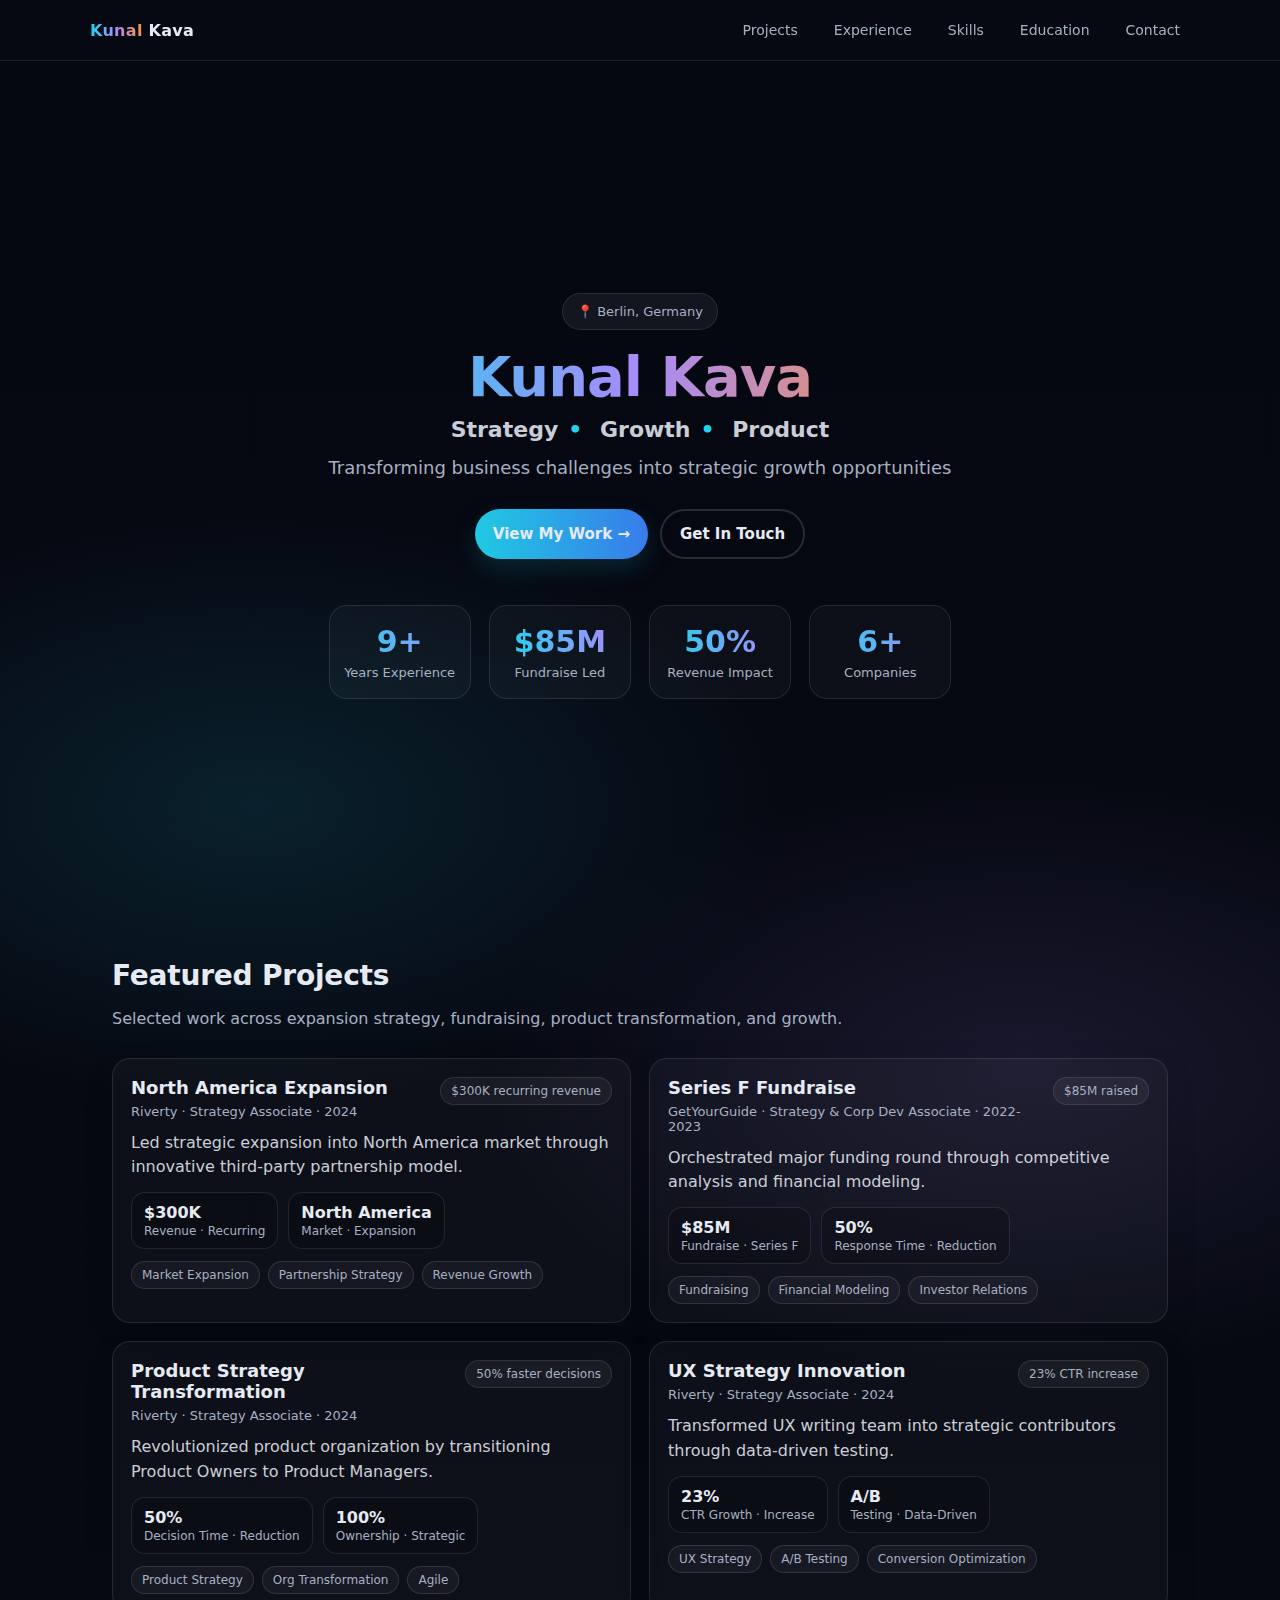
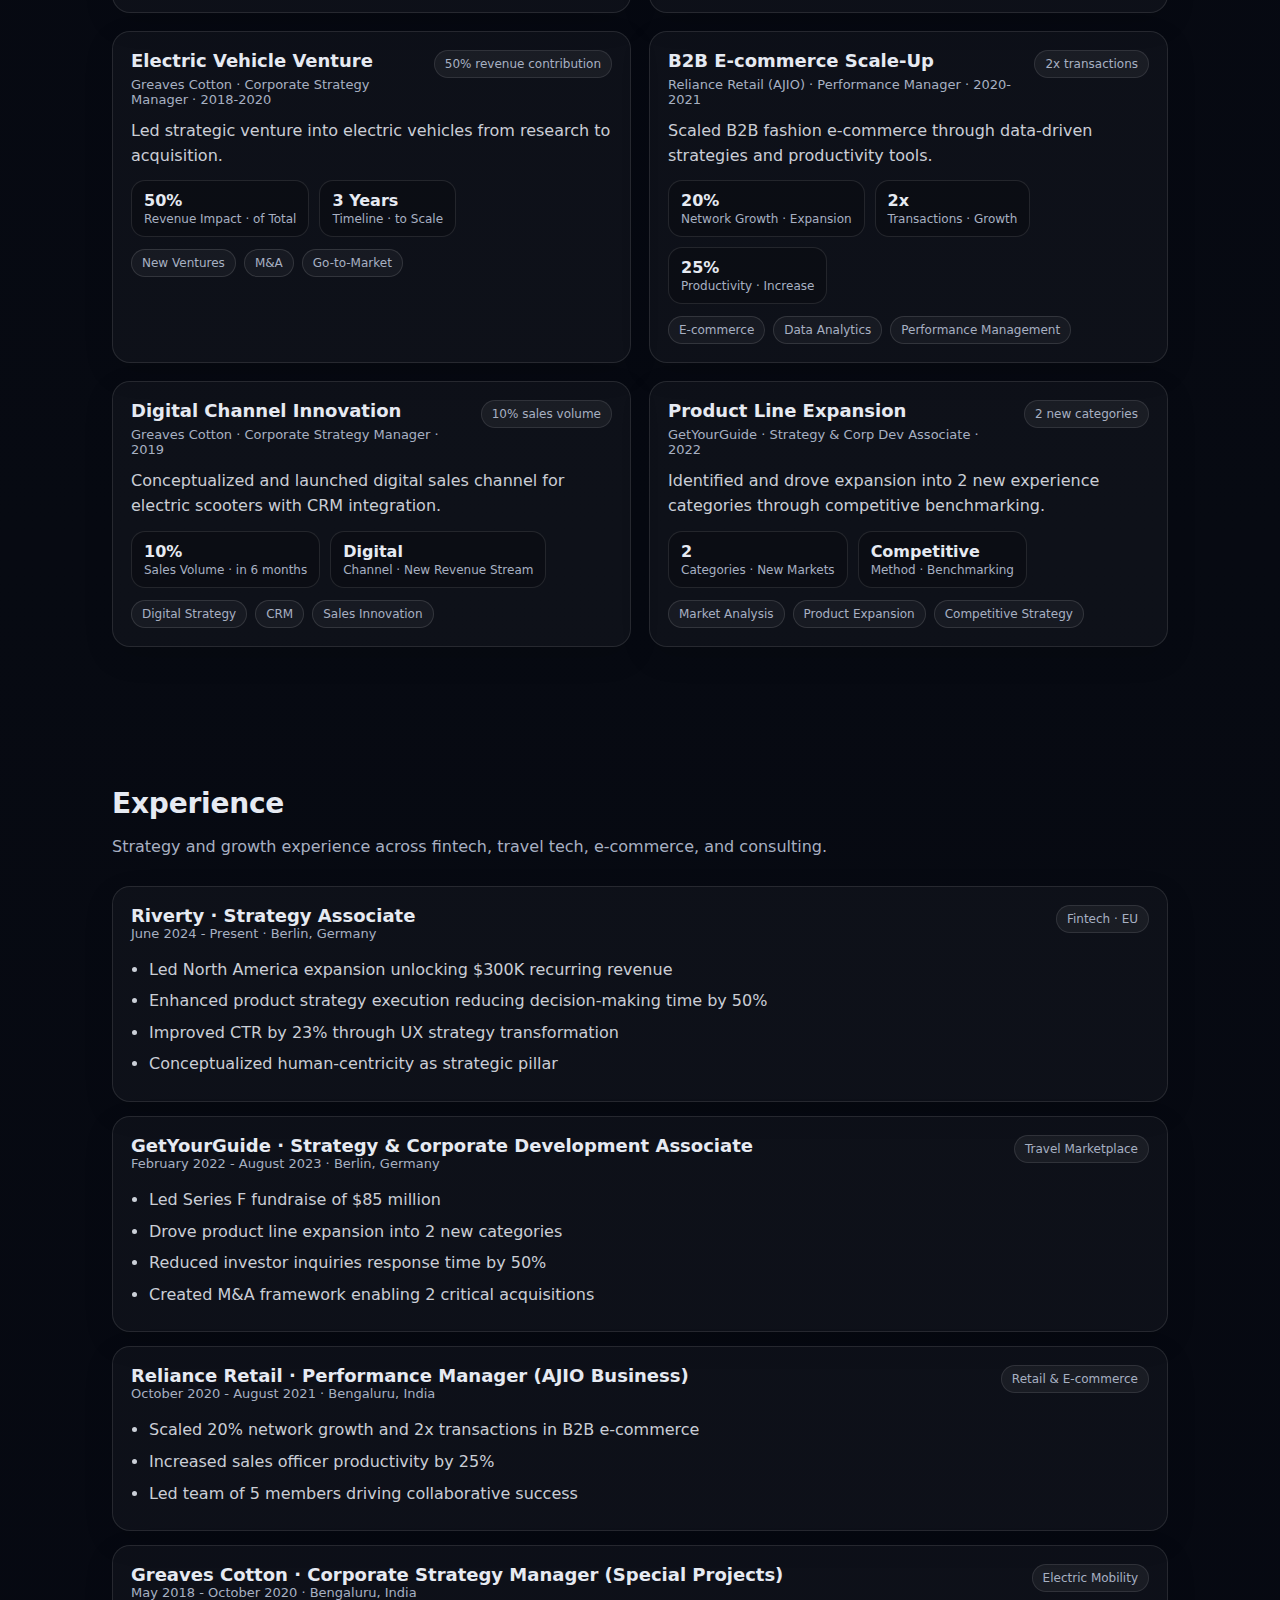
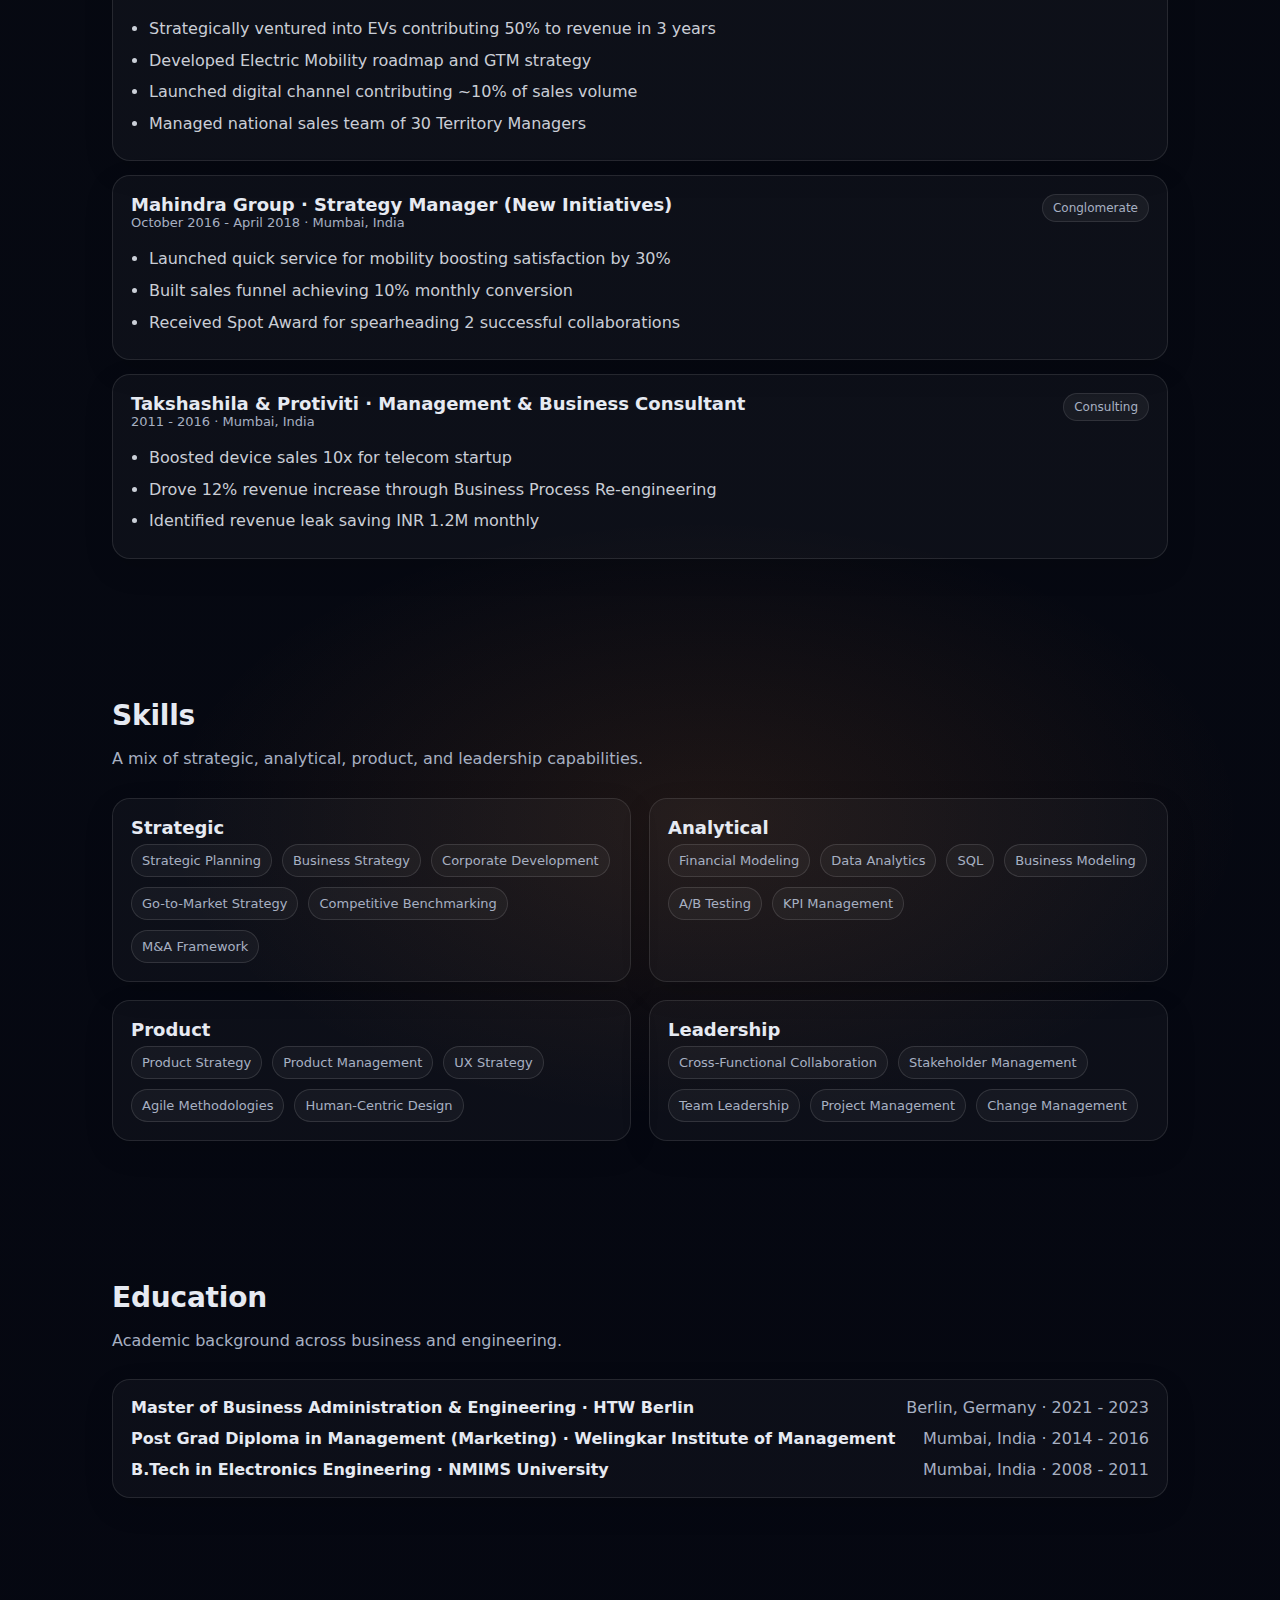
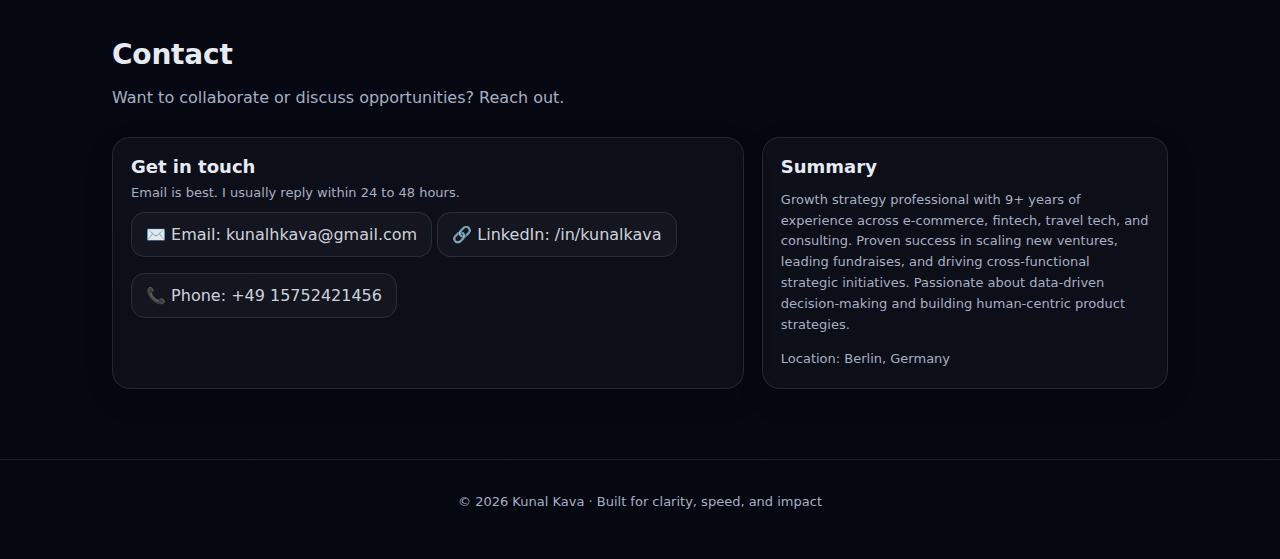
<file: index.html>
<!doctype html>
<html lang="en">
<head>
  <meta charset="utf-8" />
  <meta name="viewport" content="width=device-width,initial-scale=1" />
  <title>Kunal Kava | Strategy, Growth, Product</title>
  <meta name="description" content="Kunal Kava portfolio: Strategy, Growth, Product. Transforming business challenges into strategic growth opportunities." />
  <link rel="stylesheet" href="style.css" />
</head>
<body>

  <header class="nav">
    <div class="container nav-inner">
      <div class="brand"><span>Kunal</span> Kava</div>
      <nav class="nav-links">
        <a href="#projects">Projects</a>
        <a href="#experience">Experience</a>
        <a href="#skills">Skills</a>
        <a href="#education">Education</a>
        <a href="#contact">Contact</a>
      </nav>
    </div>
  </header>

  <main>
    <section class="hero" id="top">
      <div class="blobs" aria-hidden="true">
        <div class="blob b1"></div>
        <div class="blob b2"></div>
        <div class="blob b3"></div>
      </div>

  <div class="container hero-card reveal">
        <div class="badge" aria-label="Location">
          📍 Berlin, Germany
        </div>

        <h1 class="h1">Kunal Kava</h1>

        <div class="subtitle">
          <span>Strategy</span><span class="dot">•</span>
          <span>Growth</span><span class="dot">•</span>
          <span>Product</span>
        </div>

        <p class="tagline">
          Transforming business challenges into strategic growth opportunities
        </p>

        <div class="cta">
          <a class="btn primary" href="#projects">View My Work →</a>
          <a class="btn outline" href="#contact">Get In Touch</a>
        </div>

        <div class="stats" aria-label="Highlights">
          <div class="stat">
            <div class="val">9+</div>
            <div class="lab">Years Experience</div>
          </div>
          <div class="stat">
            <div class="val">$85M</div>
            <div class="lab">Fundraise Led</div>
          </div>
          <div class="stat">
            <div class="val">50%</div>
            <div class="lab">Revenue Impact</div>
          </div>
          <div class="stat">
            <div class="val">6+</div>
            <div class="lab">Companies</div>
          </div>
        </div>
      </div>
    </section>

    <section class="section" id="projects">
      <div class="container reveal">
        <h2>Featured Projects</h2>
        <p class="kicker">Selected work across expansion strategy, fundraising, product transformation, and growth.</p>

        <div class="grid projects">
          <article class="card">
            <div class="card-head">
              <div>
                <h3 class="card-title">North America Expansion</h3>
                <div class="card-sub">Riverty · Strategy Associate · 2024</div>
              </div>
              <span class="pill">$300K recurring revenue</span>
            </div>
            <p class="desc">Led strategic expansion into North America market through innovative third-party partnership model.</p>
            <div class="metrics">
              <div class="metric"><span class="mval">$300K</span><span class="mlab">Revenue · Recurring</span></div>
              <div class="metric"><span class="mval">North America</span><span class="mlab">Market · Expansion</span></div>
            </div>
            <div class="tags">
              <span class="tag">Market Expansion</span>
              <span class="tag">Partnership Strategy</span>
              <span class="tag">Revenue Growth</span>
            </div>
          </article>

          <article class="card">
            <div class="card-head">
              <div>
                <h3 class="card-title">Series F Fundraise</h3>
                <div class="card-sub">GetYourGuide · Strategy & Corp Dev Associate · 2022-2023</div>
              </div>
              <span class="pill">$85M raised</span>
            </div>
            <p class="desc">Orchestrated major funding round through competitive analysis and financial modeling.</p>
            <div class="metrics">
              <div class="metric"><span class="mval">$85M</span><span class="mlab">Fundraise · Series F</span></div>
              <div class="metric"><span class="mval">50%</span><span class="mlab">Response Time · Reduction</span></div>
            </div>
            <div class="tags">
              <span class="tag">Fundraising</span>
              <span class="tag">Financial Modeling</span>
              <span class="tag">Investor Relations</span>
            </div>
          </article>

          <article class="card">
            <div class="card-head">
              <div>
                <h3 class="card-title">Product Strategy Transformation</h3>
                <div class="card-sub">Riverty · Strategy Associate · 2024</div>
              </div>
              <span class="pill">50% faster decisions</span>
            </div>
            <p class="desc">Revolutionized product organization by transitioning Product Owners to Product Managers.</p>
            <div class="metrics">
              <div class="metric"><span class="mval">50%</span><span class="mlab">Decision Time · Reduction</span></div>
              <div class="metric"><span class="mval">100%</span><span class="mlab">Ownership · Strategic</span></div>
            </div>
            <div class="tags">
              <span class="tag">Product Strategy</span>
              <span class="tag">Org Transformation</span>
              <span class="tag">Agile</span>
            </div>
          </article>

          <article class="card">
            <div class="card-head">
              <div>
                <h3 class="card-title">UX Strategy Innovation</h3>
                <div class="card-sub">Riverty · Strategy Associate · 2024</div>
              </div>
              <span class="pill">23% CTR increase</span>
            </div>
            <p class="desc">Transformed UX writing team into strategic contributors through data-driven testing.</p>
            <div class="metrics">
              <div class="metric"><span class="mval">23%</span><span class="mlab">CTR Growth · Increase</span></div>
              <div class="metric"><span class="mval">A/B</span><span class="mlab">Testing · Data-Driven</span></div>
            </div>
            <div class="tags">
              <span class="tag">UX Strategy</span>
              <span class="tag">A/B Testing</span>
              <span class="tag">Conversion Optimization</span>
            </div>
          </article>

          <article class="card">
            <div class="card-head">
              <div>
                <h3 class="card-title">Electric Vehicle Venture</h3>
                <div class="card-sub">Greaves Cotton · Corporate Strategy Manager · 2018-2020</div>
              </div>
              <span class="pill">50% revenue contribution</span>
            </div>
            <p class="desc">Led strategic venture into electric vehicles from research to acquisition.</p>
            <div class="metrics">
              <div class="metric"><span class="mval">50%</span><span class="mlab">Revenue Impact · of Total</span></div>
              <div class="metric"><span class="mval">3 Years</span><span class="mlab">Timeline · to Scale</span></div>
            </div>
            <div class="tags">
              <span class="tag">New Ventures</span>
              <span class="tag">M&A</span>
              <span class="tag">Go-to-Market</span>
            </div>
          </article>

          <article class="card">
            <div class="card-head">
              <div>
                <h3 class="card-title">B2B E-commerce Scale-Up</h3>
                <div class="card-sub">Reliance Retail (AJIO) · Performance Manager · 2020-2021</div>
              </div>
              <span class="pill">2x transactions</span>
            </div>
            <p class="desc">Scaled B2B fashion e-commerce through data-driven strategies and productivity tools.</p>
            <div class="metrics">
              <div class="metric"><span class="mval">20%</span><span class="mlab">Network Growth · Expansion</span></div>
              <div class="metric"><span class="mval">2x</span><span class="mlab">Transactions · Growth</span></div>
              <div class="metric"><span class="mval">25%</span><span class="mlab">Productivity · Increase</span></div>
            </div>
            <div class="tags">
              <span class="tag">E-commerce</span>
              <span class="tag">Data Analytics</span>
              <span class="tag">Performance Management</span>
            </div>
          </article>

          <article class="card">
            <div class="card-head">
              <div>
                <h3 class="card-title">Digital Channel Innovation</h3>
                <div class="card-sub">Greaves Cotton · Corporate Strategy Manager · 2019</div>
              </div>
              <span class="pill">10% sales volume</span>
            </div>
            <p class="desc">Conceptualized and launched digital sales channel for electric scooters with CRM integration.</p>
            <div class="metrics">
              <div class="metric"><span class="mval">10%</span><span class="mlab">Sales Volume · in 6 months</span></div>
              <div class="metric"><span class="mval">Digital</span><span class="mlab">Channel · New Revenue Stream</span></div>
            </div>
            <div class="tags">
              <span class="tag">Digital Strategy</span>
              <span class="tag">CRM</span>
              <span class="tag">Sales Innovation</span>
            </div>
          </article>

          <article class="card">
            <div class="card-head">
              <div>
                <h3 class="card-title">Product Line Expansion</h3>
                <div class="card-sub">GetYourGuide · Strategy & Corp Dev Associate · 2022</div>
              </div>
              <span class="pill">2 new categories</span>
            </div>
            <p class="desc">Identified and drove expansion into 2 new experience categories through competitive benchmarking.</p>
            <div class="metrics">
              <div class="metric"><span class="mval">2</span><span class="mlab">Categories · New Markets</span></div>
              <div class="metric"><span class="mval">Competitive</span><span class="mlab">Method · Benchmarking</span></div>
            </div>
            <div class="tags">
              <span class="tag">Market Analysis</span>
              <span class="tag">Product Expansion</span>
              <span class="tag">Competitive Strategy</span>
            </div>
          </article>

        </div>
      </div>
    </section>

    <section class="section" id="experience">
      <div class="container reveal">
        <h2>Experience</h2>
        <p class="kicker">Strategy and growth experience across fintech, travel tech, e-commerce, and consulting.</p>

        <div class="timeline">
          <div class="card role">
            <div class="role-top">
              <div>
                <h3>Riverty · Strategy Associate</h3>
                <div class="meta">June 2024 - Present · Berlin, Germany</div>
              </div>
              <span class="pill">Fintech · EU</span>
            </div>
            <ul class="bullets">
              <li>Led North America expansion unlocking $300K recurring revenue</li>
              <li>Enhanced product strategy execution reducing decision-making time by 50%</li>
              <li>Improved CTR by 23% through UX strategy transformation</li>
              <li>Conceptualized human-centricity as strategic pillar</li>
            </ul>
          </div>

          <div class="card role">
            <div class="role-top">
              <div>
                <h3>GetYourGuide · Strategy & Corporate Development Associate</h3>
                <div class="meta">February 2022 - August 2023 · Berlin, Germany</div>
              </div>
              <span class="pill">Travel Marketplace</span>
            </div>
            <ul class="bullets">
              <li>Led Series F fundraise of $85 million</li>
              <li>Drove product line expansion into 2 new categories</li>
              <li>Reduced investor inquiries response time by 50%</li>
              <li>Created M&A framework enabling 2 critical acquisitions</li>
            </ul>
          </div>

          <div class="card role">
            <div class="role-top">
              <div>
                <h3>Reliance Retail · Performance Manager (AJIO Business)</h3>
                <div class="meta">October 2020 - August 2021 · Bengaluru, India</div>
              </div>
              <span class="pill">Retail & E-commerce</span>
            </div>
            <ul class="bullets">
              <li>Scaled 20% network growth and 2x transactions in B2B e-commerce</li>
              <li>Increased sales officer productivity by 25%</li>
              <li>Led team of 5 members driving collaborative success</li>
            </ul>
          </div>

          <div class="card role">
            <div class="role-top">
              <div>
                <h3>Greaves Cotton · Corporate Strategy Manager (Special Projects)</h3>
                <div class="meta">May 2018 - October 2020 · Bengaluru, India</div>
              </div>
              <span class="pill">Electric Mobility</span>
            </div>
            <ul class="bullets">
              <li>Strategically ventured into EVs contributing 50% to revenue in 3 years</li>
              <li>Developed Electric Mobility roadmap and GTM strategy</li>
              <li>Launched digital channel contributing ~10% of sales volume</li>
              <li>Managed national sales team of 30 Territory Managers</li>
            </ul>
          </div>

          <div class="card role">
            <div class="role-top">
              <div>
                <h3>Mahindra Group · Strategy Manager (New Initiatives)</h3>
                <div class="meta">October 2016 - April 2018 · Mumbai, India</div>
              </div>
              <span class="pill">Conglomerate</span>
            </div>
            <ul class="bullets">
              <li>Launched quick service for mobility boosting satisfaction by 30%</li>
              <li>Built sales funnel achieving 10% monthly conversion</li>
              <li>Received Spot Award for spearheading 2 successful collaborations</li>
            </ul>
          </div>

          <div class="card role">
            <div class="role-top">
              <div>
                <h3>Takshashila & Protiviti · Management & Business Consultant</h3>
                <div class="meta">2011 - 2016 · Mumbai, India</div>
              </div>
              <span class="pill">Consulting</span>
            </div>
            <ul class="bullets">
              <li>Boosted device sales 10x for telecom startup</li>
              <li>Drove 12% revenue increase through Business Process Re-engineering</li>
              <li>Identified revenue leak saving INR 1.2M monthly</li>
            </ul>
          </div>
        </div>
      </div>
    </section>

    <section class="section" id="skills">
      <div class="container reveal">
        <h2>Skills</h2>
        <p class="kicker">A mix of strategic, analytical, product, and leadership capabilities.</p>

        <div class="skills">
          <div class="card">
            <div class="card-title">Strategic</div>
            <div class="skill-list">
              <span class="skill">Strategic Planning</span>
              <span class="skill">Business Strategy</span>
              <span class="skill">Corporate Development</span>
              <span class="skill">Go-to-Market Strategy</span>
              <span class="skill">Competitive Benchmarking</span>
              <span class="skill">M&A Framework</span>
            </div>
          </div>

          <div class="card">
            <div class="card-title">Analytical</div>
            <div class="skill-list">
              <span class="skill">Financial Modeling</span>
              <span class="skill">Data Analytics</span>
              <span class="skill">SQL</span>
              <span class="skill">Business Modeling</span>
              <span class="skill">A/B Testing</span>
              <span class="skill">KPI Management</span>
            </div>
          </div>

          <div class="card">
            <div class="card-title">Product</div>
            <div class="skill-list">
              <span class="skill">Product Strategy</span>
              <span class="skill">Product Management</span>
              <span class="skill">UX Strategy</span>
              <span class="skill">Agile Methodologies</span>
              <span class="skill">Human-Centric Design</span>
            </div>
          </div>

          <div class="card">
            <div class="card-title">Leadership</div>
            <div class="skill-list">
              <span class="skill">Cross-Functional Collaboration</span>
              <span class="skill">Stakeholder Management</span>
              <span class="skill">Team Leadership</span>
              <span class="skill">Project Management</span>
              <span class="skill">Change Management</span>
            </div>
          </div>
        </div>
      </div>
    </section>

    <section class="section" id="education">
      <div class="container reveal">
        <h2>Education</h2>
        <p class="kicker">Academic background across business and engineering.</p>

        <div class="card edu">
          <div class="edu-item">
            <div class="left">Master of Business Administration & Engineering · HTW Berlin</div>
            <div class="right">Berlin, Germany · 2021 - 2023</div>
          </div>
          <div class="edu-item">
            <div class="left">Post Grad Diploma in Management (Marketing) · Welingkar Institute of Management</div>
            <div class="right">Mumbai, India · 2014 - 2016</div>
          </div>
          <div class="edu-item">
            <div class="left">B.Tech in Electronics Engineering · NMIMS University</div>
            <div class="right">Mumbai, India · 2008 - 2011</div>
          </div>
        </div>
      </div>
    </section>

    <section class="section" id="contact">
      <div class="container">
        <h2>Contact</h2>
        <p class="kicker">Want to collaborate or discuss opportunities? Reach out.</p>

        <div class="contact">
          <div class="card">
            <div class="card-title">Get in touch</div>
            <div class="small">Email is best. I usually reply within 24 to 48 hours.</div>

            <a class="link" href="mailto:kunalhkava@gmail.com">✉️ Email: kunalhkava@gmail.com</a>
            <a class="link" href="https://www.linkedin.com/in/kunalkava" target="_blank" rel="noopener">🔗 LinkedIn: /in/kunalkava</a>
            <a class="link" href="tel:+4915752421456">📞 Phone: +49 15752421456</a>
          </div>

          <div class="card">
            <div class="card-title">Summary</div>
            <p class="small">
              Growth strategy professional with 9+ years of experience across e-commerce, fintech, travel tech, and consulting.
              Proven success in scaling new ventures, leading fundraises, and driving cross-functional strategic initiatives.
              Passionate about data-driven decision-making and building human-centric product strategies.
            </p>

            <div class="small" style="margin-top:14px;">
              Location: Berlin, Germany
            </div>
          </div>
        </div>
      </div>
    </section>

    <footer class="footer">
      © <span id="year"></span> Kunal Kava · Built for clarity, speed, and impact
    </footer>
  </main>

  <script>
  document.getElementById('year').textContent = new Date().getFullYear();

  const els = document.querySelectorAll(".reveal");
  const io = new IntersectionObserver((entries) => {
    entries.forEach(e => {
      if (e.isIntersecting) e.target.classList.add("show");
    });
  }, { threshold: 0.12 });

  els.forEach(el => io.observe(el));
</script>
</body>
</html>
</file>
<file: style.css>
:root{
  --bg:#070a12;
  --panel:#0c1220;
  --text:#e6eaf2;
  --muted:#a7b0c2;
  --line:rgba(255,255,255,.10);
  --c1:#22d3ee;
  --c2:#a78bfa;
  --c3:#fb923c;
  --shadow: 0 10px 30px rgba(0,0,0,.35);
  --radius:18px;
}

*{box-sizing:border-box}
html{scroll-behavior:smooth}
body{
  margin:0;
  font-family: ui-sans-serif, system-ui, -apple-system, Segoe UI, Roboto, Helvetica, Arial, "Apple Color Emoji","Segoe UI Emoji";
  color:var(--text);
  background: radial-gradient(900px 500px at 20% 15%, rgba(34,211,238,.12), transparent 60%),
              radial-gradient(900px 500px at 80% 20%, rgba(167,139,250,.12), transparent 60%),
              radial-gradient(900px 500px at 55% 75%, rgba(251,146,60,.10), transparent 60%),
              linear-gradient(180deg, #050711 0%, #070a12 40%, #050711 100%);
}

a{color:inherit; text-decoration:none}
.container{max-width:1100px; margin:0 auto; padding:0 22px}

.nav{
  position:sticky; top:0; z-index:50;
  backdrop-filter: blur(10px);
  background: rgba(7,10,18,.65);
  border-bottom: 1px solid var(--line);
}
.nav-inner{
  display:flex; align-items:center; justify-content:space-between;
  padding:14px 0;
}
.brand{
  font-weight:800;
  letter-spacing:.3px;
}
.brand span{
  background: linear-gradient(90deg,var(--c1),var(--c2),var(--c3));
  -webkit-background-clip:text;
  background-clip:text;
  color:transparent;
}
.nav-links{display:flex; gap:16px; align-items:center}
.nav-links a{
  color:var(--muted);
  font-size:14px;
  padding:8px 10px;
  border-radius:999px;
}
.nav-links a:hover{background:rgba(255,255,255,.06); color:var(--text)}

.hero{
  position:relative;
  min-height:92vh;
  display:flex;
  align-items:center;
  padding:72px 0 30px;
}
.hero-card{
  text-align:center;
}
.badge{
  display:inline-flex; align-items:center; gap:8px;
  padding:10px 14px;
  background:rgba(255,255,255,.06);
  border:1px solid var(--line);
  border-radius:999px;
  color:var(--muted);
  font-size:13px;
}
.h1{
  margin:18px 0 10px;
  font-size:56px;
  line-height:1.05;
  letter-spacing:-1px;
  font-weight:900;
  background: linear-gradient(90deg,var(--c1),var(--c2),var(--c3));
  -webkit-background-clip:text;
  background-clip:text;
  color:transparent;
}
@media (max-width:720px){
  .h1{font-size:44px}
}
.subtitle{
  margin:0 0 12px;
  font-size:22px;
  color:rgba(230,234,242,.88);
  font-weight:700;
}
.subtitle .dot{color:var(--c1); padding:0 10px}
.tagline{
  margin:0 auto;
  max-width:820px;
  color:var(--muted);
  font-size:18px;
  line-height:1.6;
}

.cta{
  margin-top:26px;
  display:flex;
  gap:12px;
  justify-content:center;
  flex-wrap:wrap;
}
.btn{
  border:1px solid var(--line);
  background:rgba(255,255,255,.04);
  color:var(--text);
  padding:14px 18px;
  border-radius:999px;
  font-weight:700;
  font-size:15px;
  display:inline-flex;
  align-items:center;
  gap:10px;
  transition: transform .15s ease, box-shadow .15s ease, background .15s ease, border-color .15s ease;
}
.btn:hover{transform: translateY(-1px); box-shadow:var(--shadow); border-color:rgba(255,255,255,.18)}
.btn.primary{
  border:0;
  background: linear-gradient(90deg, rgba(34,211,238,.95), rgba(59,130,246,.95));
  box-shadow: 0 10px 25px rgba(34,211,238,.15);
}
.btn.primary:hover{box-shadow: 0 12px 30px rgba(34,211,238,.25)}
.btn.outline{background:transparent; border:2px solid rgba(255,255,255,.14)}
.btn.outline:hover{background:rgba(255,255,255,.06)}

.stats{
  margin:46px auto 0;
  display:grid;
  grid-template-columns:repeat(4,1fr);
  gap:18px;
  max-width:920px;
}
@media (max-width:860px){
  .stats{grid-template-columns:repeat(2,1fr)}
}
.stat{
  padding:18px 14px;
  background:rgba(255,255,255,.03);
  border:1px solid var(--line);
  border-radius:var(--radius);
}
.stat .val{
  font-size:30px;
  font-weight:900;
  background: linear-gradient(90deg,var(--c1),var(--c2));
  -webkit-background-clip:text;
  background-clip:text;
  color:transparent;
}
.stat .lab{margin-top:6px; color:var(--muted); font-size:13px}

.section{padding:70px 0}
.section h2{
  margin:0 0 14px;
  font-size:28px;
  letter-spacing:-.2px;
}
.kicker{color:var(--muted); margin:0 0 26px; max-width:760px; line-height:1.6}

.grid{
  display:grid;
  gap:18px;
}
.grid.projects{grid-template-columns:repeat(2,1fr)}
@media (max-width:860px){
  .grid.projects{grid-template-columns:1fr}
}

.card{
  background:rgba(255,255,255,.03);
  border:1px solid var(--line);
  border-radius:var(--radius);
  padding:18px;
  box-shadow: 0 10px 30px rgba(0,0,0,.12);
}
.card-head{
  display:flex;
  justify-content:space-between;
  align-items:flex-start;
  gap:14px;
}
.card-title{font-weight:900; margin:0 0 6px; font-size:18px}
.card-sub{color:var(--muted); font-size:13px}
.pill{
  display:inline-flex;
  padding:6px 10px;
  border-radius:999px;
  background:rgba(255,255,255,.05);
  border:1px solid var(--line);
  color:var(--muted);
  font-size:12px;
  white-space:nowrap;
}
.desc{margin:12px 0 12px; color:rgba(230,234,242,.88); line-height:1.55}
.metrics{display:flex; flex-wrap:wrap; gap:10px; margin:10px 0 12px}
.metric{
  padding:10px 12px;
  background:rgba(0,0,0,.18);
  border:1px solid rgba(255,255,255,.10);
  border-radius:14px;
}
.metric .mval{font-weight:900}
.metric .mlab{display:block; color:var(--muted); font-size:12px; margin-top:2px}
.tags{display:flex; flex-wrap:wrap; gap:8px}
.tag{
  font-size:12px;
  padding:6px 10px;
  border-radius:999px;
  border:1px solid rgba(255,255,255,.12);
  background:rgba(255,255,255,.04);
  color:var(--muted);
}

.timeline{display:grid; gap:14px}
.role{
  display:grid;
  gap:10px;
}
.role-top{
  display:flex;
  justify-content:space-between;
  align-items:flex-start;
  gap:12px;
}
.role h3{margin:0; font-size:18px}
.role .meta{color:var(--muted); font-size:13px}
.bullets{margin:0; padding-left:18px; color:rgba(230,234,242,.88); line-height:1.6}
.bullets li{margin:6px 0}

.skills{
  display:grid;
  grid-template-columns:repeat(2,1fr);
  gap:18px;
}
@media (max-width:860px){
  .skills{grid-template-columns:1fr}
}
.skill-list{display:flex; flex-wrap:wrap; gap:10px}
.skill{
  padding:8px 10px;
  border-radius:999px;
  background:rgba(255,255,255,.04);
  border:1px solid rgba(255,255,255,.12);
  color:var(--muted);
  font-size:13px;
}

.edu{display:grid; gap:12px}
.edu-item{
  display:flex;
  justify-content:space-between;
  gap:12px;
  flex-wrap:wrap;
}
.edu-item .left{font-weight:800}
.edu-item .right{color:var(--muted)}

.contact{
  display:grid;
  grid-template-columns: 1.4fr .9fr;
  gap:18px;
}
@media (max-width:920px){
  .contact{grid-template-columns:1fr}
}
.contact a.link{
  display:inline-flex;
  align-items:center;
  gap:10px;
  padding:12px 14px;
  border-radius:14px;
  border:1px solid var(--line);
  background:rgba(255,255,255,.03);
  color:rgba(230,234,242,.9);
  margin:8px 0;
}
.contact a.link:hover{box-shadow:var(--shadow); transform: translateY(-1px)}
.small{color:var(--muted); font-size:13px; line-height:1.6}
.footer{
  padding:34px 0 50px;
  border-top:1px solid var(--line);
  color:var(--muted);
  font-size:13px;
  text-align:center;
}
</file>
